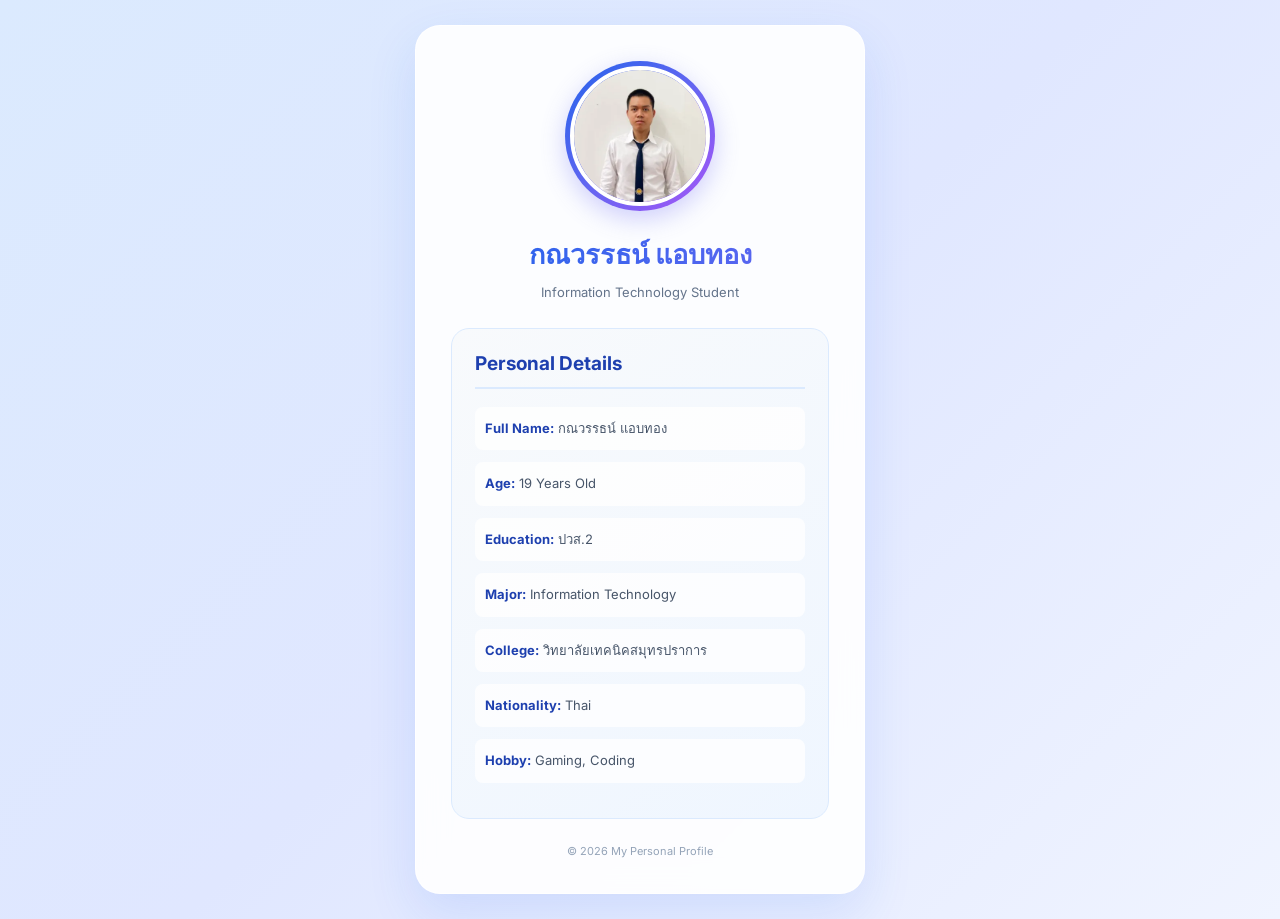
<file: index.html>
<!DOCTYPE html>
<html lang="th">
<head>
    <meta charset="UTF-8">
    <meta name="viewport" content="width=device-width, initial-scale=1.0">

    <title>My Personal Profile</title>

    <link rel="stylesheet" href="style.css">
</head>

<body>

    <div class="container">

        <!-- Profile Image -->
        <div class="profile-image">
            <img src="Screenshot 2569-11-19 130432.png" alt="My Profile">
        </div>

        <!-- Heading -->
        <h1>กณวรรธน์ แอบทอง</h1>
        <p class="subtitle">Information Technology Student</p>

        <!-- Personal Details -->
        <div class="profile">

            <h2>Personal Details</h2>

            <p><b>Full Name:</b> กณวรรธน์ แอบทอง</p>
            <p><b>Age:</b> 19 Years Old</p>
            <p><b>Education:</b> ปวส.2</p>
            <p><b>Major:</b> Information Technology</p>
            <p><b>College:</b> วิทยาลัยเทคนิคสมุทรปราการ</p>
            <p><b>Nationality:</b> Thai</p>
            <p><b>Hobby:</b> Gaming, Coding</p>

        </div>

        <footer>
            © 2026 My Personal Profile
        </footer>

    </div>

</body>
</html>
</file>
<file: style.css>
@import url('https://fonts.googleapis.com/css2?family=Inter:wght@400;500;600;700;800&display=swap');

:root {
    --primary: #2563eb;
    --secondary: #6366f1;
    --text: #334155;
}

* {
    margin: 0;
    padding: 0;
    box-sizing: border-box;
}

body {
    font-family: 'Inter', Arial, sans-serif;

    background: linear-gradient(
        135deg,
        #dbeafe,
        #e0e7ff,
        #f0f4ff
    );

    display: flex;
    justify-content: center;
    align-items: center;

    min-height: 100vh;
    padding: 25px;
}

/* Main Container */

.container {
    background: rgba(255,255,255,0.9);

    width: 100%;
    max-width: 450px;

    padding: 35px;

    border-radius: 25px;

    border: 1px solid rgba(255,255,255,0.8);

    box-shadow:
        0 20px 50px rgba(37,99,235,0.12);

    backdrop-filter: blur(15px);

    text-align: center;

    animation: fadeIn 0.8s ease;
}

/* Profile Image */

.profile-image {
    width: 150px;
    height: 150px;

    margin: 0 auto 22px;

    padding: 5px;

    border-radius: 50%;

    background: linear-gradient(
        135deg,
        #2563eb,
        #6366f1,
        #a855f7
    );

    box-shadow:
        0 8px 25px rgba(99,102,241,0.3);

    transition: 0.4s ease;
}

.profile-image:hover {
    transform: scale(1.08) rotate(3deg);
    box-shadow:
        0 12px 35px rgba(99,102,241,0.4);
}

.profile-image img {
    width: 100%;
    height: 100%;

    object-fit: cover;

    border-radius: 50%;

    border: 4px solid white;

    display: block;
}

/* Heading */

h1 {
    font-size: 27px;
    font-weight: 800;

    background: linear-gradient(
        90deg,
        #2563eb,
        #6366f1
    );

    background-clip: text;
    -webkit-background-clip: text;
    -webkit-text-fill-color: transparent;
}

.subtitle {
    color: #64748b;
    font-size: 13px;

    margin-top: 8px;
    margin-bottom: 28px;
}

/* Personal Details */

.profile {
    text-align: left;

    background: linear-gradient(
        145deg,
        #f8fafc,
        #eff6ff
    );

    padding: 23px;

    border-radius: 18px;

    border: 1px solid #dbeafe;

    transition: 0.3s ease;
}

.profile:hover {
    transform: translateY(-3px);
    border-color: #93c5fd;
}

.profile h2 {
    color: #1e40af;

    font-size: 19px;

    margin-bottom: 18px;
    padding-bottom: 12px;

    border-bottom: 2px solid #dbeafe;
}

.profile p {
    color: #475569;

    font-size: 13px;
    line-height: 1.8;

    margin: 12px 0;
    padding: 10px;

    border-radius: 8px;

    background: rgba(255,255,255,0.8);

    transition: 0.25s ease;
}

.profile p:hover {
    background: #dbeafe;
    transform: translateX(5px);
}

.profile b {
    color: #1e40af;
}

/* Footer */

footer {
    margin-top: 25px;

    color: #94a3b8;

    font-size: 11px;
}

/* Animation */

@keyframes fadeIn {
    from {
        opacity: 0;
        transform: translateY(25px);
    }

    to {
        opacity: 1;
        transform: translateY(0);
    }
}

/* Responsive */

@media (max-width: 480px) {

    body {
        padding: 15px;
    }

    .container {
        padding: 25px 18px;
    }

    .profile-image {
        width: 125px;
        height: 125px;
    }

    h1 {
        font-size: 23px;
    }
}

/* Accessibility */

@media (prefers-reduced-motion: reduce) {
    *, *::before, *::after {
        animation: none !important;
        transition: none !important;
    }
}
</file>
